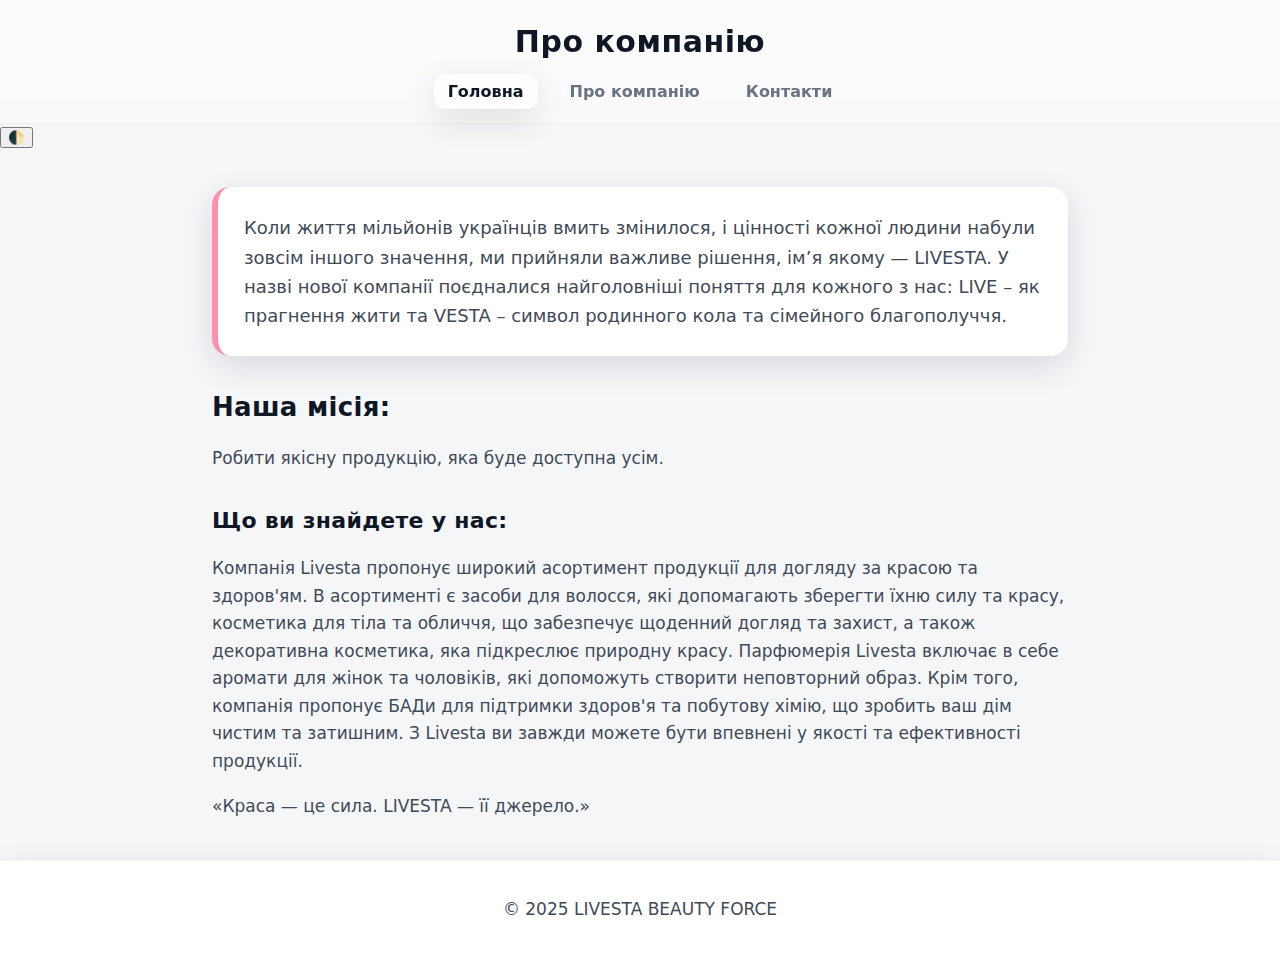
<file: index.html>
<!DOCTYPE html>
<html lang="uk">
<head>
    <meta charset="UTF-8">
    <meta name="viewport" content="width=device-width, initial-scale=1.0">
    <title>Про компанію</title>
    <link rel="stylesheet" href="style.css">
</head>
<body>
    <header>
        <h1>Про компанію</h1>
        <nav>
            <ul>
<li><a href="index.html" class="active">Головна</a></li>
<li><a href="about.html">Про компанію</a></li>
 <li><a href="contacts.html">Контакти</a></li>
                        </ul>
    </header>
<div class="theme-toggle">
      <button id="themeBtn" class="toggle-btn" aria-pressed="false">🌓</button>
    </div>
  </header>
    <main>
        <p id="top">
            Коли життя мільйонів українців вмить змінилося, 
            і цінності кожної людини набули зовсім іншого значення, 
            ми прийняли важливе рішення, ім’я якому — LIVESTA.
            У назві нової компанії поєдналися найголовніші поняття для кожного з нас: 
            LIVE – як прагнення жити та VESTA – символ родинного кола та сімейного благополуччя.
        </p>

        <h2>Наша місія:</h2>
        <p>Робити якісну продукцію, яка буде доступна усім.</p>

        <h3>Що ви знайдете у нас:</h3>
        <p>
            Компанія Livesta пропонує широкий асортимент продукції для догляду за красою та здоров'ям. 
            В асортименті є засоби для волосся, які допомагають зберегти їхню силу та красу, 
            косметика для тіла та обличчя, що забезпечує щоденний догляд та захист, 
            а також декоративна косметика, яка підкреслює природну красу. 
            Парфюмерія Livesta включає в себе аромати для жінок та чоловіків, 
            які допоможуть створити неповторний образ. 
            Крім того, компанія пропонує БАДи для підтримки здоров'я та побутову хімію, 
            що зробить ваш дім чистим та затишним. 
            З Livesta ви завжди можете бути впевнені у якості та ефективності продукції.
        </p>

        <p>«Краса — це сила. LIVESTA — її джерело.»</p>
    </main>

    <footer>
        <p>&copy; 2025 LIVESTA BEAUTY FORCE</p>
    </footer>
</body>
</html>
</file>
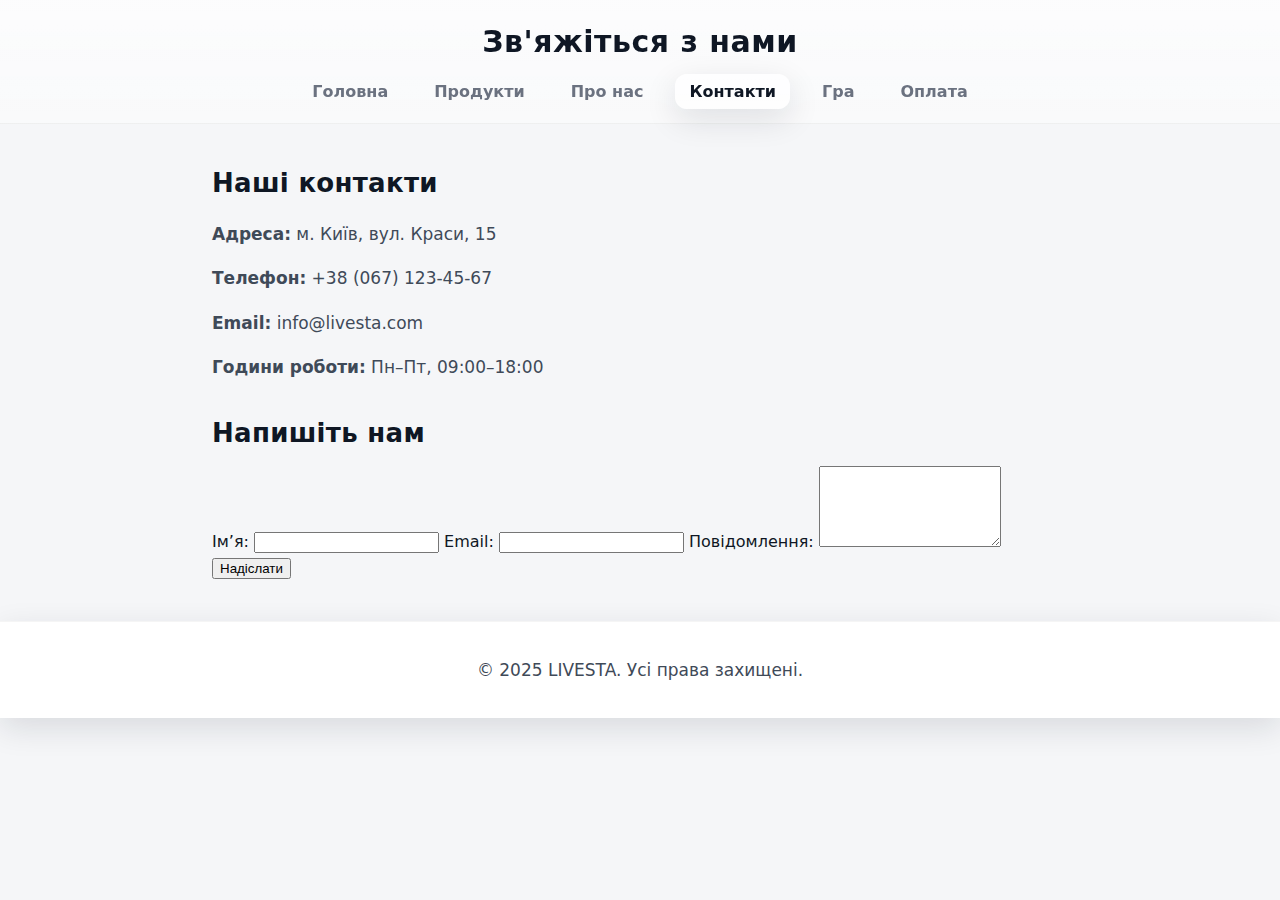
<file: contact.html>
<!DOCTYPE html>
<html lang="uk">
<head>
    <meta charset="UTF-8">
    <meta name="viewport" content="width=device-width, initial-scale=1.0">
    <title>Контакти</title>
    <link rel="stylesheet" href="style.css">
</head>

<body>
    <header>
        <h1>Зв'яжіться з нами</h1>
        <nav>
            <ul>
                <li><a href="index.html">Головна</a></li>
                <li><a href="product.html">Продукти</a></li>
                <li><a href="about.html">Про нас</a></li>
                <li><a href="contact.html" class="active">Контакти</a></li>
  <li><a href="game.html">Гра</a></li>
                 <li><a href="oplana.html">Оплата</a></li>
            </ul>
        </nav>
    </header>

    <main>
        <section class="contact-info">
            <h2>Наші контакти</h2>
            <p><strong>Адреса:</strong> м. Київ, вул. Краси, 15</p>
            <p><strong>Телефон:</strong> +38 (067) 123-45-67</p>
            <p><strong>Email:</strong> info@livesta.com</p>
            <p><strong>Години роботи:</strong> Пн–Пт, 09:00–18:00</p>
        </section>

        <section class="contact-form">
            <h2>Напишіть нам</h2>
            <form action="send_message.php" method="post">
                <label for="name">Ім’я:</label>
                <input type="text" id="name" name="name" required>

                <label for="email">Email:</label>
                <input type="email" id="email" name="email" required>

                <label for="message">Повідомлення:</label>
                <textarea id="message" name="message" rows="5" required></textarea>

                <button type="submit">Надіслати</button>
            </form>
        </section>
    </main>

    <footer>
        <p>&copy; 2025 LIVESTA. Усі права захищені.</p>
    </footer>
</body>
</html>
</file>
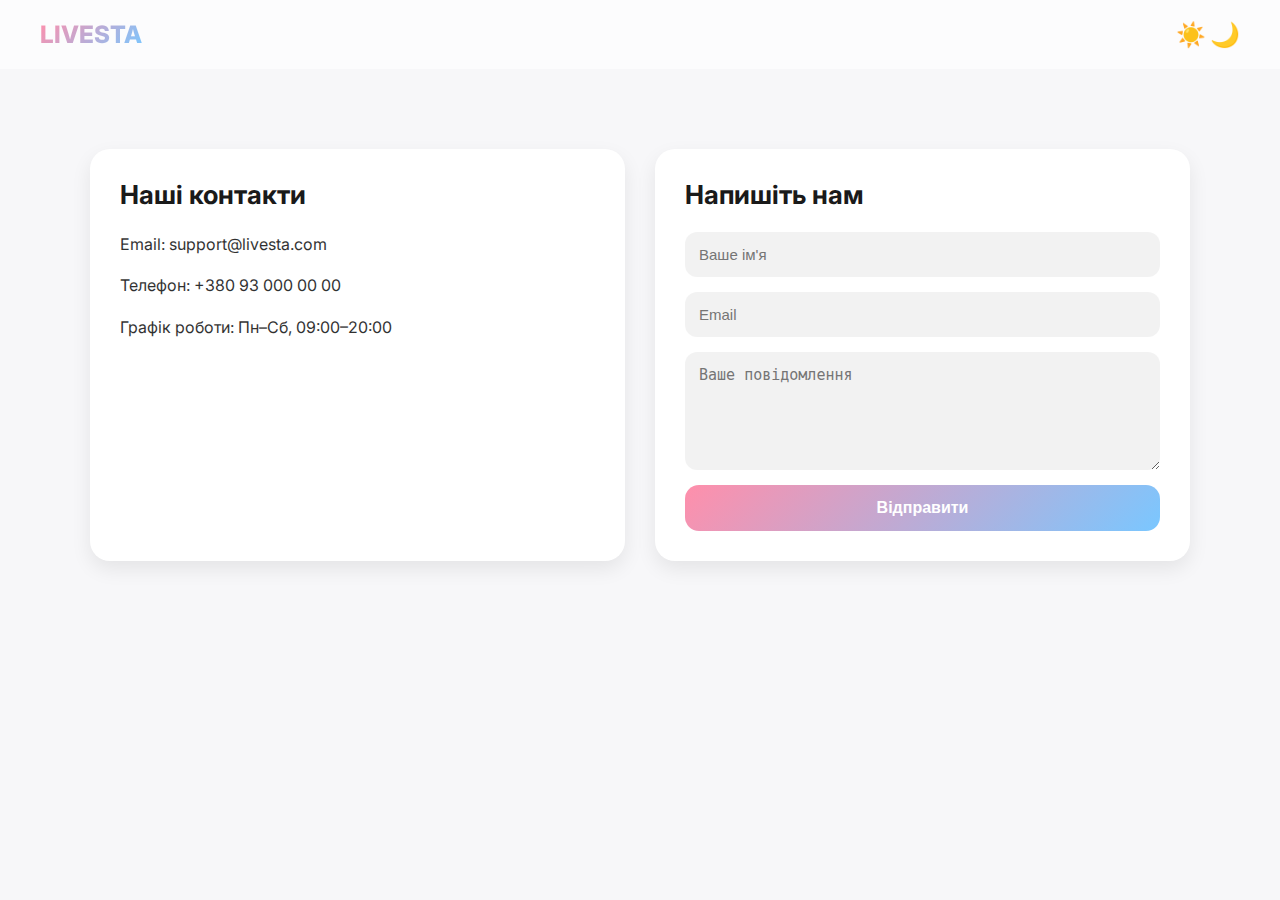
<file: contacts.html>
<!DOCTYPE html>
<html lang="uk">
<head>
  <meta charset="UTF-8" />
  <meta name="viewport" content="width=device-width, initial-scale=1.0" />
  <title>Livesta — Контакти</title>
  <link href="https://fonts.googleapis.com/css2?family=Inter:wght@300;400;600;700;800&display=swap" rel="stylesheet">
  <style>
    :root {
      --bg-light: #f7f7f9;
      --bg-dark: #0f0f11;
      --card-light: #ffffff;
      --card-dark: #1b1b1d;
      --text-light: #1a1a1a;
      --text-dark: #f5f5f5;
      --accent: linear-gradient(135deg, #ff8fab 0%, #7ac7ff 100%);
      --glass-light: rgba(255,255,255,0.6);
      --glass-dark: rgba(0,0,0,0.4);
    }

    body {
      margin: 0;
      padding: 0;
      font-family: "Inter", sans-serif;
      background: var(--bg-light);
      color: var(--text-light);
      transition: 0.3s ease;
    }

    body.dark {
      background: var(--bg-dark);
      color: var(--text-dark);
    }

    /* Header */
    header {
      position: sticky;
      top: 0;
      backdrop-filter: blur(10px);
      background: var(--glass-light);
      padding: 20px 40px;
      display: flex;
      justify-content: space-between;
      align-items: center;
      z-index: 50;
      transition: 0.3s ease;
    }
    body.dark header {
      background: var(--glass-dark);
    }

    .logo {
      font-size: 24px;
      font-weight: 800;
      background: var(--accent);
      -webkit-background-clip: text;
      -webkit-text-fill-color: transparent;
    }

    /* Theme toggle */
    .theme-toggle {
      display: flex;
      align-items: center;
      gap: 10px;
      cursor: pointer;
    }
    #themeSwitch { display: none; }
    .theme-label span { font-size: 24px; }

    /* Contact Section */
    .contact-container {
      max-width: 1100px;
      margin: 60px auto;
      padding: 20px;
      display: grid;
      grid-template-columns: repeat(auto-fit, minmax(320px, 1fr));
      gap: 30px;
    }

    .contact-card {
      background: var(--card-light);
      padding: 30px;
      border-radius: 20px;
      box-shadow: 0 8px 20px rgba(0,0,0,0.08);
      transition: 0.3s ease;
    }
    body.dark .contact-card {
      background: var(--card-dark);
      box-shadow: 0 8px 20px rgba(255,255,255,0.05);
    }

    .contact-card h2 {
      margin-top: 0;
      font-size: 26px;
      font-weight: 700;
    }

    .contact-card p {
      font-size: 16px;
      line-height: 1.6;
      opacity: 0.9;
    }

    /* Form */
    form {
      display: flex;
      flex-direction: column;
      gap: 15px;
    }

    input, textarea {
      padding: 14px;
      border-radius: 12px;
      border: none;
      outline: none;
      background: rgba(0,0,0,0.05);
      font-size: 15px;
      transition: 0.3s ease;
    }
    body.dark input, body.dark textarea {
      background: rgba(255,255,255,0.08);
      color: var(--text-dark);
    }

    button {
      padding: 14px;
      border-radius: 14px;
      font-size: 16px;
      font-weight: 600;
      border: none;
      background: var(--accent);
      color: #fff;
      cursor: pointer;
      transition: 0.3s ease;
    }

    button:hover {
      transform: scale(1.03);
    }
  </style>
</head>
<body>

<header>
  <div class="logo">LIVESTA</div>
  <div class="theme-toggle">
    <input id="themeSwitch" type="checkbox" />
    <label for="themeSwitch" class="theme-label">
      <span class="sun">☀️</span>
      <span class="moon">🌙</span>
    </label>
  </div>
</header>

<section class="contact-container">
  <div class="contact-card">
    <h2>Наші контакти</h2>
    <p>Email: support@livesta.com</p>
    <p>Телефон: +380 93 000 00 00</p>
    <p>Графік роботи: Пн–Сб, 09:00–20:00</p>
  </div>

  <div class="contact-card">
    <h2>Напишіть нам</h2>
    <form>
      <input type="text" placeholder="Ваше ім'я" required />
      <input type="email" placeholder="Email" required />
      <textarea rows="5" placeholder="Ваше повідомлення" required></textarea>
      <button type="submit">Відправити</button>
    </form>
  </div>
</section>

<script>
  const switcher = document.getElementById('themeSwitch');
  switcher.addEventListener('change', () => {
    document.body.classList.toggle('dark');
  });
</script>

</body>
</html>
</file>
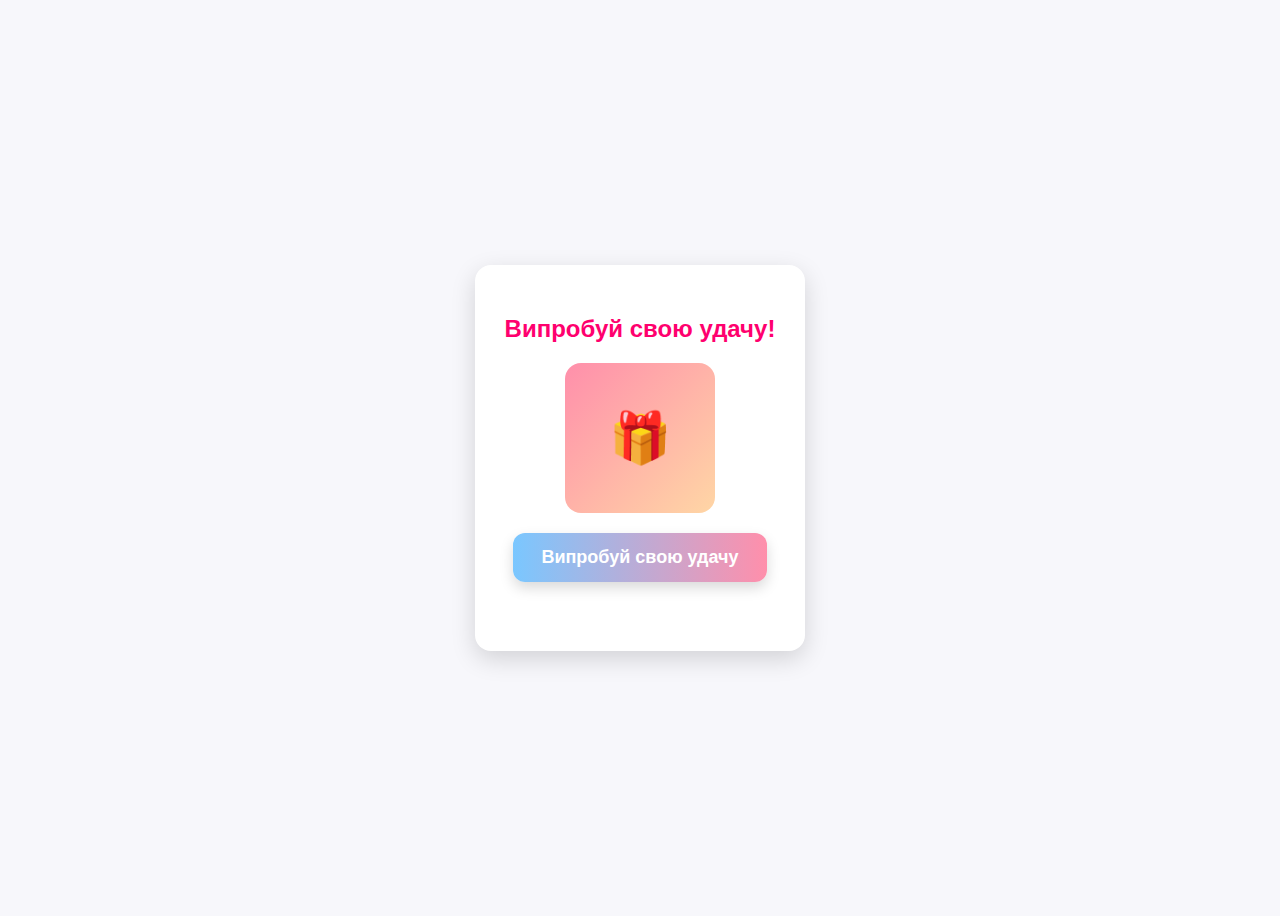
<file: game.html>
<!DOCTYPE html>
<html lang="uk">
<head>
<meta charset="UTF-8">
<title>LIVESTA — Рандомний подарунок</title>
<style>
  body {
    font-family: Inter, sans-serif;
    background: #f7f7fb;
    display: flex;
    justify-content: center;
    align-items: center;
    height: 100vh;
    flex-direction: column;
  }

  .section {
    text-align: center;
    background: #fff;
    padding: 30px;
    border-radius: 16px;
    box-shadow: 0 8px 24px rgba(0,0,0,0.15);
  }

  h2 {
    color: #ff006e;
    margin-bottom: 20px;
  }

  .gift-box {
    width: 150px;
    height: 150px;
    background: linear-gradient(135deg,#ff8fab,#ffd6a5);
    border-radius: 16px;
    display: flex;
    justify-content: center;
    align-items: center;
    font-size: 50px;
    color: #fff;
    margin: 0 auto 20px;
    cursor: pointer;
    transition: transform 0.2s;
  }

  .gift-box.animate {
    animation: bounce 0.6s;
  }

  @keyframes bounce {
    0% { transform: translateY(0); }
    25% { transform: translateY(-15px); }
    50% { transform: translateY(0); }
    75% { transform: translateY(-8px); }
    100% { transform: translateY(0); }
  }

  .btn-luck {
    background: linear-gradient(90deg,#7ac7ff,#ff8fab);
    border: none;
    padding: 14px 28px;
    border-radius: 12px;
    color: #fff;
    font-size: 18px;
    font-weight: 600;
    cursor: pointer;
    box-shadow: 0 6px 14px rgba(0,0,0,0.15);
    transition: transform 0.3s;
  }

  .btn-luck:hover {
    transform: scale(1.05);
  }

  .result {
    margin-top: 15px;
    font-weight: bold;
    color: #ff006e;
    font-size: 20px;
    min-height: 24px;
  }
</style>
</head>
<body>

<div class="section">
  <h2>Випробуй свою удачу!</h2>
  <div class="gift-box" id="giftBox">🎁</div>
  <button class="btn-luck" id="spinBtn">Випробуй свою удачу</button>
  <div class="result" id="result"></div>
</div>

<script>
const prizes = ["30% знижка","Безкоштовна доставка","Подарунок-тестер","-20% догляд","100 грн бонус","-15% каталог"];
const giftBox = document.getElementById("giftBox");
const spinBtn = document.getElementById("spinBtn");
const result = document.getElementById("result");

spinBtn.addEventListener("click", () => {
  spinBtn.disabled = true;
  result.textContent = "";
  
  // Анімація коробочки
  giftBox.classList.add("animate");

  setTimeout(() => {
    giftBox.classList.remove("animate");

    // Випадковий приз
    const prize = prizes[Math.floor(Math.random()*prizes.length)];
    result.textContent = `Ваш подарунок: ${prize}`;

    spinBtn.disabled = false;
  }, 600);
});
</script>

</body>
</html>
</file>
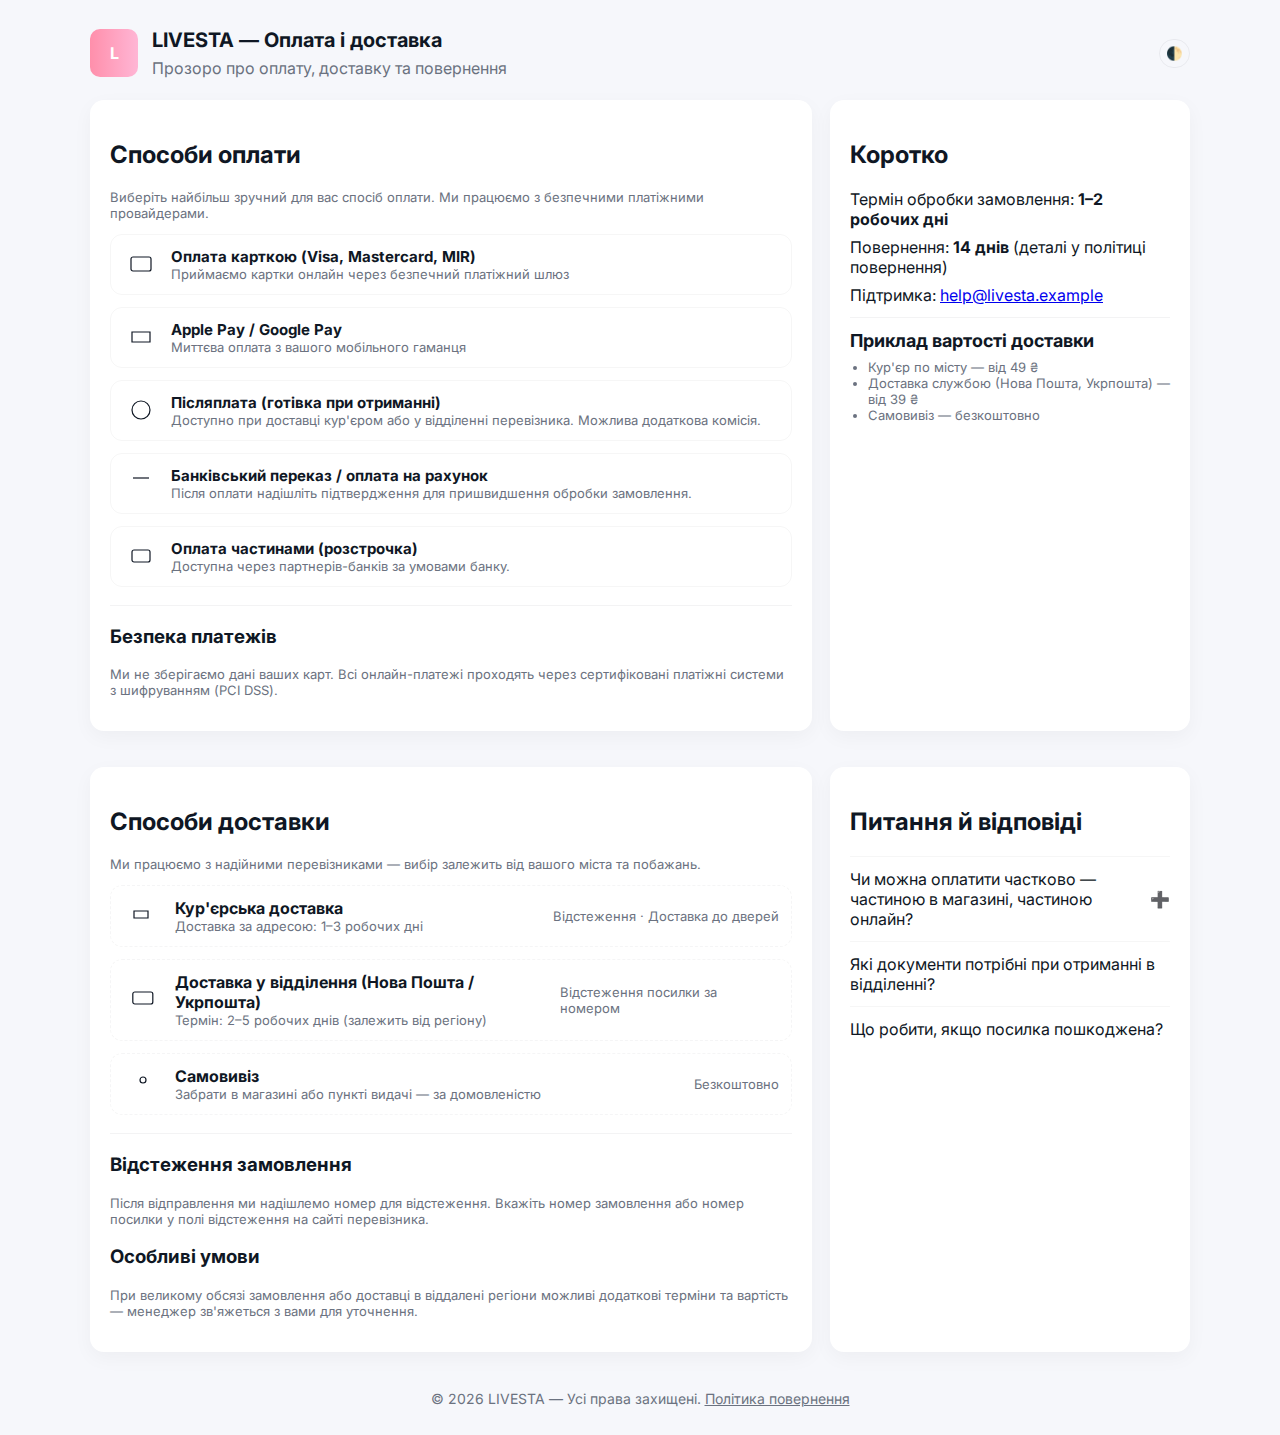
<file: oplana.html>
<!DOCTYPE html>
<html lang="uk">
<head>
  <meta charset="utf-8" />
  <meta name="viewport" content="width=device-width,initial-scale=1" />
  <title>LIVESTA — Оплата і доставка</title>
  <meta name="description" content="Інформація про способи оплати та доставки замовлень в LIVESTA: картки, онлайн-оплата, самовивіз, кур'єр, терміни та відстеження." />
  <link href="https://fonts.googleapis.com/css2?family=Inter:wght@300;400;600;700&display=swap" rel="stylesheet">
  <style>
    :root{
      --bg: #f6f7fb;
      --card: #ffffff;
      --muted:#6b7280;
      --accent: linear-gradient(90deg,#ff8fab,#ffb6d5);
      --green:#10b981;
      --glass: rgba(255,255,255,0.6);
      --radius:14px;
      font-family: Inter, system-ui, -apple-system, "Segoe UI", Roboto, "Helvetica Neue", Arial;
      color-scheme: light;
    }
    [data-theme="dark"]{
      --bg:#0b1020;
      --card:#0f1724;
      --muted:#9aa4b2;
      color-scheme: dark;
    }
    *{box-sizing:border-box}
    body{margin:0;background:var(--bg);padding:28px;color: #0f1724}
    .container{max-width:1100px;margin:0 auto}

    header{display:flex;align-items:center;justify-content:space-between;gap:18px;margin-bottom:22px}
    .brand{display:flex;gap:14px;align-items:center}
    .logo{width:48px;height:48px;border-radius:10px;background:var(--accent);display:grid;place-items:center;color:white;font-weight:700}
    h1{font-size:20px;margin:0}
    p.lead{margin:6px 0 0;color:var(--muted)}

    .card{background:var(--card);border-radius:var(--radius);padding:20px;box-shadow:0 6px 20px rgba(10,10,20,0.04);margin-bottom:18px}
    .grid{display:grid;grid-template-columns:1fr 360px;gap:18px}

    /* Payment list */
    .methods{display:flex;flex-direction:column;gap:12px}
    .method{display:flex;gap:12px;align-items:center;padding:12px;border-radius:12px;border:1px solid rgba(15,23,36,0.04)}
    .method svg{width:36px;height:24px}
    .method h3{margin:0;font-size:15px}
    .muted{color:var(--muted);font-size:13px}

    /* Delivery */
    .deliveries{display:flex;flex-direction:column;gap:12px}
    .delivery{display:flex;justify-content:space-between;align-items:center;padding:12px;border-radius:12px;border:1px dashed rgba(15,23,36,0.04)}
    .delivery .info{display:flex;gap:12px;align-items:center}

    /* Sidebar */
    .sidebar .summary{display:flex;flex-direction:column;gap:8px}
    .price{font-weight:700;font-size:18px}

    /* FAQ accordion */
    .faq-item{border-top:1px solid rgba(15,23,36,0.04);padding:12px 0}
    .faq-question{display:flex;justify-content:space-between;align-items:center;cursor:pointer}
    .faq-answer{margin-top:8px;color:var(--muted);display:none}
    .faq-item.open .faq-answer{display:block}

    /* small screens */
    @media (max-width:880px){
      .grid{grid-template-columns:1fr;}
      .sidebar{order:2}
    }

    /* accessibility helpers */
    .visually-hidden{position:absolute!important;height:1px;width:1px;overflow:hidden;clip:rect(1px,1px,1px,1px);white-space:nowrap}

    /* theme toggle */
    .theme-toggle{display:inline-flex;gap:8px;align-items:center}
    .toggle-btn{padding:6px;border-radius:999px;border:1px solid rgba(15,23,36,0.06);background:transparent;cursor:pointer}
  </style>
</head>
<body>
  <div class="container" id="page">
    <header>
      <div class="brand">
        <div class="logo" aria-hidden="true">L</div>
        <div>
          <h1>LIVESTA — Оплата і доставка</h1>
          <p class="lead">Прозоро про оплату, доставку та повернення</p>
        </div>
      </div>
      <div class="controls">
        <div class="theme-toggle" aria-hidden="false">
          <button id="themeBtn" class="toggle-btn" aria-pressed="false" title="Перемкнути тему">🌓</button>
        </div>
      </div>
    </header>

    <main class="grid" role="main">
      <section class="card" aria-labelledby="paymentTitle">
        <h2 id="paymentTitle">Способи оплати</h2>
        <p class="muted">Виберіть найбільш зручний для вас спосіб оплати. Ми працюємо з безпечними платіжними провайдерами.</p>

        <div class="methods" role="list">
          <article class="method" role="listitem" aria-label="Оплата карткою">
            <svg viewBox="0 0 24 24" fill="none" aria-hidden="true"><rect width="20" height="14" x="2" y="5" rx="2" stroke="currentColor" stroke-width="1.2"/></svg>
            <div>
              <h3>Оплата карткою (Visa, Mastercard, MIR)</h3>
              <div class="muted">Приймаємо картки онлайн через безпечний платіжний шлюз</div>
            </div>
          </article>

          <article class="method" role="listitem" aria-label="Онлайн гаманець">
            <svg viewBox="0 0 24 24" fill="none" aria-hidden="true"><path d="M3 7h18v10H3z" stroke="currentColor" stroke-width="1.2" /></svg>
            <div>
              <h3>Apple Pay / Google Pay</h3>
              <div class="muted">Миттєва оплата з вашого мобільного гаманця</div>
            </div>
          </article>

          <article class="method" role="listitem" aria-label="Післяплата">
            <svg viewBox="0 0 24 24" fill="none" aria-hidden="true"><circle cx="12" cy="12" r="9" stroke="currentColor" stroke-width="1.2"/></svg>
            <div>
              <h3>Післяплата (готівка при отриманні)</h3>
              <div class="muted">Доступно при доставці кур'єром або у відділенні перевізника. Можлива додаткова комісія.</div>
            </div>
          </article>

          <article class="method" role="listitem" aria-label="Банківський переказ">
            <svg viewBox="0 0 24 24" fill="none" aria-hidden="true"><path d="M4 7h16" stroke="currentColor" stroke-width="1.2"/></svg>
            <div>
              <h3>Банківський переказ / оплата на рахунок</h3>
              <div class="muted">Після оплати надішліть підтвердження для пришвидшення обробки замовлення.</div>
            </div>
          </article>

          <article class="method" role="listitem" aria-label="Оплата частинами">
            <svg viewBox="0 0 24 24" fill="none" aria-hidden="true"><rect x="3" y="6" width="18" height="12" rx="2" stroke="currentColor" stroke-width="1.2"/></svg>
            <div>
              <h3>Оплата частинами (розстрочка)</h3>
              <div class="muted">Доступна через партнерів-банків за умовами банку.</div>
            </div>
          </article>
        </div>

        <hr style="margin:18px 0;border:none;border-top:1px solid rgba(15,23,36,0.05)" />

        <h3>Безпека платежів</h3>
        <p class="muted">Ми не зберігаємо дані ваших карт. Всі онлайн-платежі проходять через сертифіковані платіжні системи з шифруванням (PCI DSS).</p>
      </section>

      <aside class="card sidebar" aria-labelledby="summaryTitle">
        <h2 id="summaryTitle">Коротко</h2>
        <div class="summary">
          <div>Термін обробки замовлення: <strong>1–2 робочих дні</strong></div>
          <div>Повернення: <strong>14 днів</strong> (деталі у політиці повернення)</div>
          <div>Підтримка: <a href="mailto:help@livesta.example">help@livesta.example</a></div>
        </div>

        <hr style="margin:12px 0;border:none;border-top:1px solid rgba(15,23,36,0.05)" />

        <div>
          <div class="price">Приклад вартості доставки</div>
          <ul class="muted" style="padding-left:18px;margin:8px 0">
            <li>Кур'єр по місту — від 49 ₴</li>
            <li>Доставка службою (Нова Пошта, Укрпошта) — від 39 ₴</li>
            <li>Самовивіз — безкоштовно</li>
          </ul>
        </div>
      </aside>

      <section class="card" aria-labelledby="deliveryTitle">
        <h2 id="deliveryTitle">Способи доставки</h2>
        <p class="muted">Ми працюємо з надійними перевізниками — вибір залежить від вашого міста та побажань.</p>

        <div class="deliveries">
          <div class="delivery" role="group" aria-label="Кур'єрська доставка">
            <div class="info">
              <svg viewBox="0 0 24 24" fill="none" aria-hidden="true" style="width:40px;height:24px"><path d="M3 7h14v7H3z" stroke="currentColor" stroke-width="1.2"/></svg>
              <div>
                <strong>Кур'єрська доставка</strong>
                <div class="muted">Доставка за адресою: 1–3 робочих дні</div>
              </div>
            </div>
            <div class="muted">Відстеження &middot; Доставка до дверей</div>
          </div>

          <div class="delivery" role="group" aria-label="Відділення перевізника">
            <div class="info">
              <svg viewBox="0 0 24 24" fill="none" aria-hidden="true" style="width:40px;height:24px"><rect x="2" y="4" width="20" height="12" rx="2" stroke="currentColor" stroke-width="1.2"/></svg>
              <div>
                <strong>Доставка у відділення (Нова Пошта / Укрпошта)</strong>
                <div class="muted">Термін: 2–5 робочих днів (залежить від регіону)</div>
              </div>
            </div>
            <div class="muted">Відстеження посилки за номером</div>
          </div>

          <div class="delivery" role="group" aria-label="Самовивіз">
            <div class="info">
              <svg viewBox="0 0 24 24" fill="none" aria-hidden="true" style="width:40px;height:24px"><circle cx="12" cy="8" r="3" stroke="currentColor" stroke-width="1.2"/></svg>
              <div>
                <strong>Самовивіз</strong>
                <div class="muted">Забрати в магазині або пункті видачі — за домовленістю</div>
              </div>
            </div>
            <div class="muted">Безкоштовно</div>
          </div>
        </div>

        <hr style="margin:18px 0;border:none;border-top:1px solid rgba(15,23,36,0.05)" />

        <h3>Відстеження замовлення</h3>
        <p class="muted">Після відправлення ми надішлемо номер для відстеження. Вкажіть номер замовлення або номер посилки у полі відстеження на сайті перевізника.</p>

        <h3>Особливі умови</h3>
        <p class="muted">При великому обсязі замовлення або доставці в віддалені регіони можливі додаткові терміни та вартість — менеджер зв'яжеться з вами для уточнення.</p>
      </section>

      <section class="card" aria-labelledby="faqTitle">
        <h2 id="faqTitle">Питання й відповіді</h2>

        <div class="faq">
          <div class="faq-item" id="f1">
            <div class="faq-question" tabindex="0" role="button" aria-expanded="false" aria-controls="a1">Чи можна оплатити частково — частиною в магазині, частиною онлайн?<span aria-hidden="true">➕</span></div>
            <div class="faq-answer" id="a1">Так, у деяких випадках це можливо — зв'яжіться з нашою підтримкою для узгодження способу оплати.</div>
          </div>

          <div class="faq-item" id="f2">
            <div class="faq-question" tabindex="0" role="button" aria-expanded="false" aria-controls="a2">Які документи потрібні при отриманні в відділенні?</div>
            <div class="faq-answer" id="a2">Паспорт або інший документ, що підтверджує особу. Для отримання юридичної особи — довіреність та реквізити.</div>
          </div>

          <div class="faq-item" id="f3">
            <div class="faq-question" tabindex="0" role="button" aria-expanded="false" aria-controls="a3">Що робити, якщо посилка пошкоджена?</div>
            <div class="faq-answer" id="a3">Огляньте посилку при отриманні. Зафіксуйте пошкодження фото/відео та негайно зв'яжіться з підтримкою — ми допоможемо оформити претензію.</div>
          </div>
        </div>
      </section>

    </main>

    <footer style="margin-top:20px;text-align:center;color:var(--muted);font-size:14px">
      © <span id="year"></span> LIVESTA — Усі права захищені. <a href="#" style="color:inherit;text-decoration:underline">Політика повернення</a>
    </footer>
  </div>

  <script>
    // set year
    document.getElementById('year').textContent = new Date().getFullYear();

    // theme toggle (persists in localStorage)
    const page = document.getElementById('page');
    const btn = document.getElementById('themeBtn');
    const saved = localStorage.getItem('livesta-theme');
    if(saved) document.documentElement.setAttribute('data-theme', saved);
    btn.addEventListener('click', ()=>{
      const current = document.documentElement.getAttribute('data-theme');
      const next = current === 'dark' ? 'light' : 'dark';
      if(next === 'dark') document.documentElement.setAttribute('data-theme','dark'); else document.documentElement.removeAttribute('data-theme');
      btn.setAttribute('aria-pressed', next === 'dark');
      localStorage.setItem('livesta-theme', next === 'dark' ? 'dark' : 'light');
    });

    // accessible accordion for FAQ
    document.querySelectorAll('.faq-question').forEach(q => {
      q.addEventListener('click', ()=> toggleFaq(q));
      q.addEventListener('keydown', (e)=>{ if(e.key === 'Enter' || e.key === ' ') { e.preventDefault(); toggleFaq(q); } });
    });
    function toggleFaq(q){
      const item = q.closest('.faq-item');
      const expanded = q.getAttribute('aria-expanded') === 'true';
      q.setAttribute('aria-expanded', String(!expanded));
      item.classList.toggle('open');
    }
  </script>
</body>
</html>
</file>
<file: style.css>
/* це до index.html */
:root {
  --bg: #f5f6f8;
  --card: #ffffff;
  --muted: #6b7280;
  --text: #e91e63;
  --radius: 18px;
  --shadow: 0 10px 30px rgba(16,24,40,0.12);
  --accent: linear-gradient(135deg,#ff8fab 0%, #7ac7ff 100%);
}

:root.dark {
  --bg: #0b0f19;
  --card: rgba(255,255,255,0.04);
  --text: #e6eef8;
  --shadow: 0 12px 40px rgba(0,0,0,0.5);
  --accent: linear-gradient(135deg,#212d42 0%, #2e3b55 100%);
}

* { box-sizing: border-box; }

body {
  margin: 0;
  padding: 0;
  background: var(--bg);
  font-family: 'Inter', system-ui, sans-serif;
  color: var(--text);
  line-height: 1.6;
}

header {
  backdrop-filter: blur(12px);
  background: linear-gradient(180deg, rgba(255,255,255,0.7), rgba(255,255,255,0.4));
  padding: 14px 0;
  border-bottom: 1px solid rgba(0,0,0,0.06);
  position: sticky;
  top: 0;
  z-index: 10;
}
:root.dark header {
  background: rgba(255,255,255,0.04);
  border-bottom: 1px solid rgba(255,255,255,0.05);
}

header h1 {
  text-align: center;
  margin: 0;
  font-size: 28px;
  font-weight: 800;
}

nav {
  margin-top: 12px;
  display: flex;
  justify-content: center;
  gap: 16px;
  padding: 0;
}

nav li {
  list-style: none;
}

nav a {
  text-decoration: none;
  padding: 8px 14px;
  border-radius: 12px;
  color: var(--muted);
  font-weight: 600;
  transition: 0.25s;
}

nav a:hover {
  background: rgba(255,255,255,0.7);
  color: var(--text);
  box-shadow: var(--shadow);
  transform: translateY(-3px);
}

:root.dark nav a:hover {
  background: rgba(255,255,255,0.06);
}

main {
  max-width: 900px;
  margin: 32px auto;
  padding: 0 18px;
}

#top {
  background: var(--card);
  padding: 22px;
  border-radius: var(--radius);
  box-shadow: var(--shadow);
  font-size: 18px;
  margin-bottom: 22px;
  border-left: 5px solid #ff8fab;
  transition: 0.3s;
}

#top:hover {
  transform: translateY(-4px);
  box-shadow: 0 16px 40px rgba(16,24,40,0.16);
}

h2, h3 {
  margin-top: 26px;
  margin-bottom: 10px;
  font-weight: 800;
}

p {
  font-size: 17px;
  margin-bottom: 16px;
  color: #414f60;
}
:root.dark p {
  color: #c4ccd9;
}

footer {
  margin-top: 40px;
  padding: 18px;
  background: var(--card);
  text-align: center;
  border-top: 1px solid rgba(0,0,0,0.06);
  box-shadow: var(--shadow);
}

@media (max-width: 650px) {
  header h1 { font-size: 22px; }
  nav { flex-wrap: wrap; gap: 10px; }
  #top { font-size: 16px; }
}

/* це до about.html*/
:root {
  --bg: #f5f6f8;
  --card: #ffffff;
  --muted: #6b7280;
  --text: #0f1724;
  --radius: 18px;
  --shadow: 0 10px 32px rgba(16,24,40,0.12);
  --accent: linear-gradient(135deg,#ff8fab 0%, #7ac7ff 100%);
}

:root.dark {
  --bg: #0b0f19;
  --card: rgba(255,255,255,0.04);
  --text: #e6eef8;
  --muted: #9aa3b2;
  --shadow: 0 14px 40px rgba(0,0,0,0.55);
  --accent: linear-gradient(135deg,#212d42 0%, #32425f 100%);
}

* { box-sizing: border-box; }

body {
  margin: 0;
  background: var(--bg);
  color: var(--text);
  font-family: 'Inter', system-ui, sans-serif;
  line-height: 1.62;
}

header {
  backdrop-filter: blur(12px);
  background: linear-gradient(180deg, rgba(255,255,255,0.7), rgba(255,255,255,0.45));
  border-bottom: 1px solid rgba(0,0,0,0.05);
  position: sticky;
  top: 0;
  z-index: 20;
  padding: 18px 0;
}
:root.dark header {
  background: rgba(255,255,255,0.05);
  border-bottom: 1px solid rgba(255,255,255,0.06);
}

header h1 {
  text-align: center;
  font-size: 30px;
  font-weight: 800;
  margin: 0;
  letter-spacing: 0.5px;
}

nav {
  display: flex;
  justify-content: center;
  margin-top: 12px;
}

nav li { list-style: none; }

nav ul {
  display: flex;
  gap: 18px;
  padding: 0;
  margin: 0;
}

nav a {
  text-decoration: none;
  color: var(--muted);
  padding: 8px 14px;
  border-radius: 12px;
  font-weight: 600;
  transition: 0.25s;
}

nav a:hover,
nav a.active {
  color: var(--text);
  background: rgba(255,255,255,0.75);
  box-shadow: var(--shadow);
  transform: translateY(-3px);
}

:root.dark nav a:hover,
:root.dark nav a.active {
  background: rgba(255,255,255,0.07);
}

main {
  max-width: 900px;
  margin: 38px auto;
  padding: 0 22px;
}

#top {
  background: var(--card);
  box-shadow: var(--shadow);
  padding: 26px;
  border-radius: var(--radius);
  font-size: 18px;
  border-left: 6px solid #ff8fab;
  margin-bottom: 26px;
  transition: 0.35s;
}

#top:hover {
  transform: translateY(-6px);
  box-shadow: 0 18px 50px rgba(16,24,40,0.18);
}

/* Заголовки */
h2, h3 {
  font-weight: 800;
  margin-top: 30px;
  margin-bottom: 12px;
  letter-spacing: 0.3px;
}

h2 {
  font-size: 26px;
}
h3 {
  font-size: 22px;
}

p {
  font-size: 17px;
  color: #3f4a58;
  margin-bottom: 16px;
}

:root.dark p {
  color: #c8d0de;
}

footer {
  background: var(--card);
  box-shadow: var(--shadow);
  margin-top: 40px;
  padding: 18px;
  text-align: center;
  border-top: 1px solid rgba(0,0,0,0.04);
}

:root.dark footer {
  background: rgba(255,255,255,0.04);
}

@media (max-width: 720px) {
  header h1 { font-size: 24px; }
  #top { font-size: 16px; padding: 20px; }
  nav ul { flex-wrap: wrap; gap: 10px; }
}
</file>
